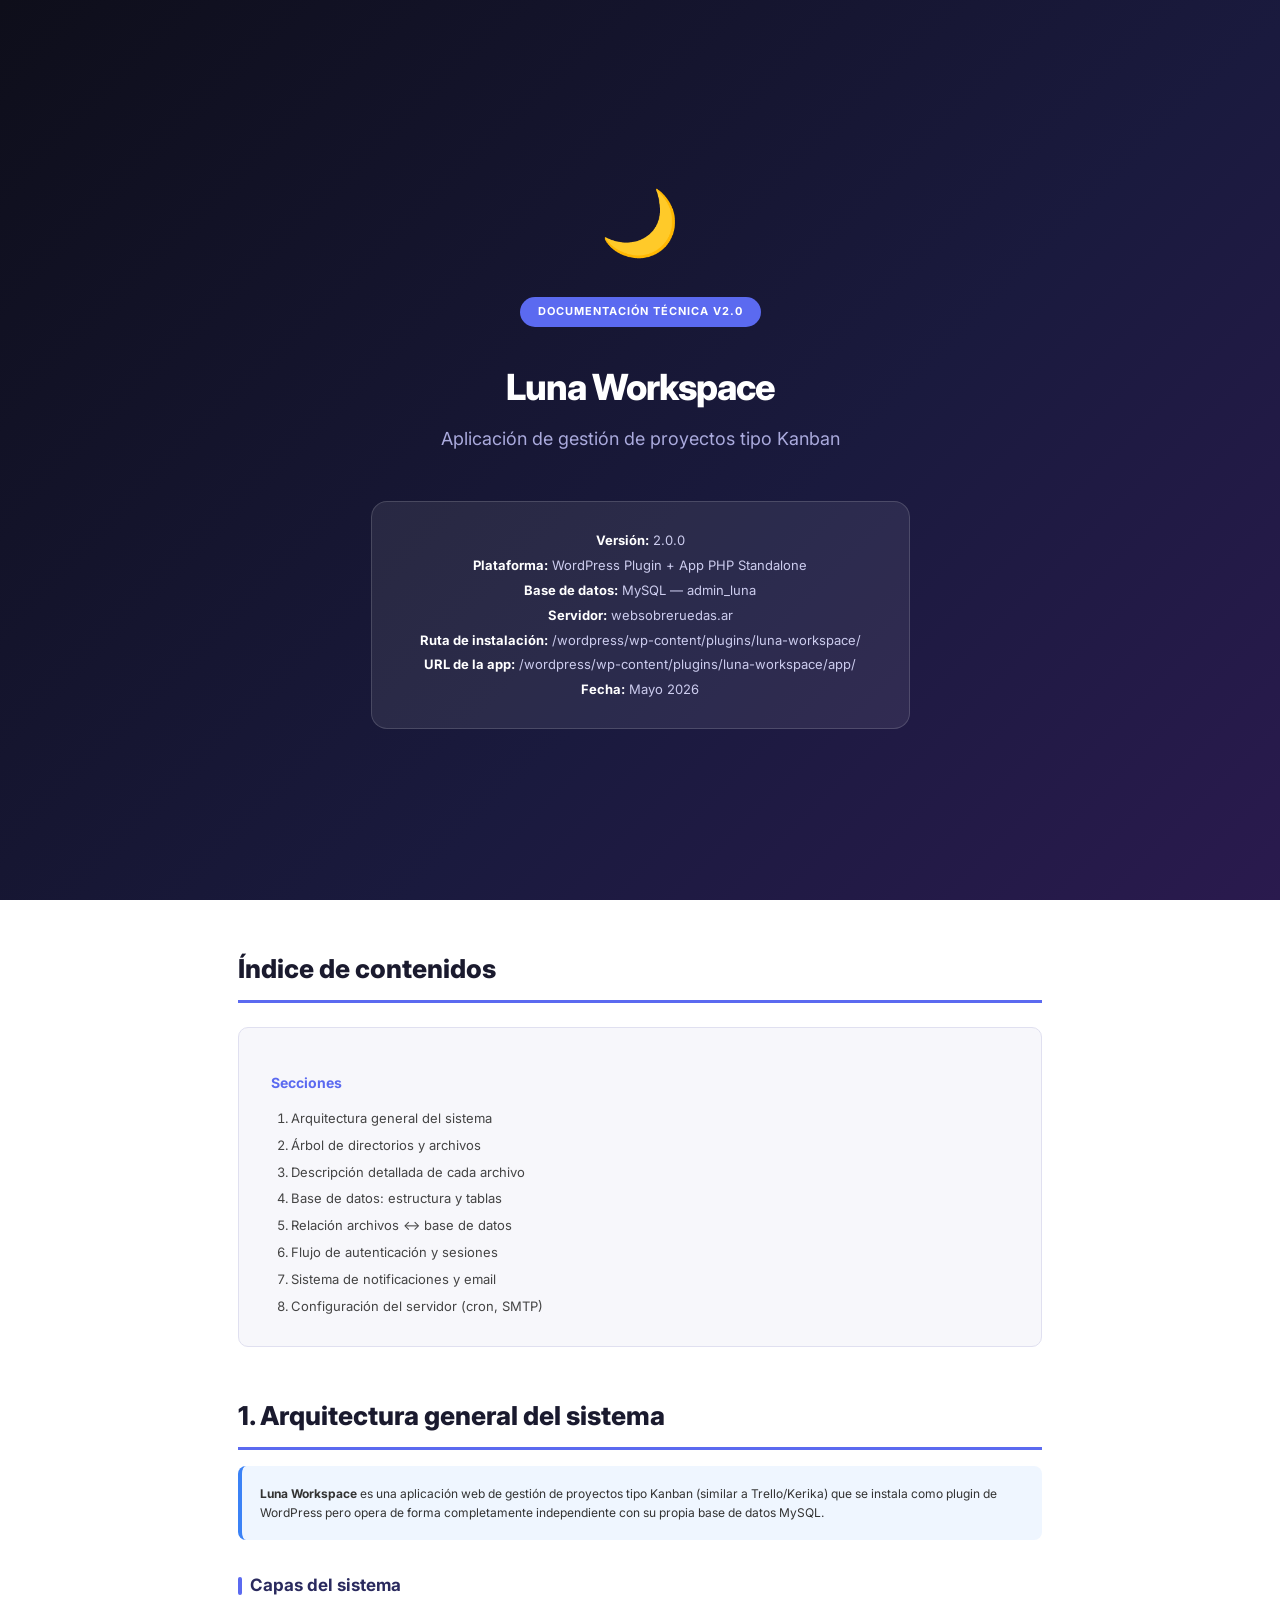
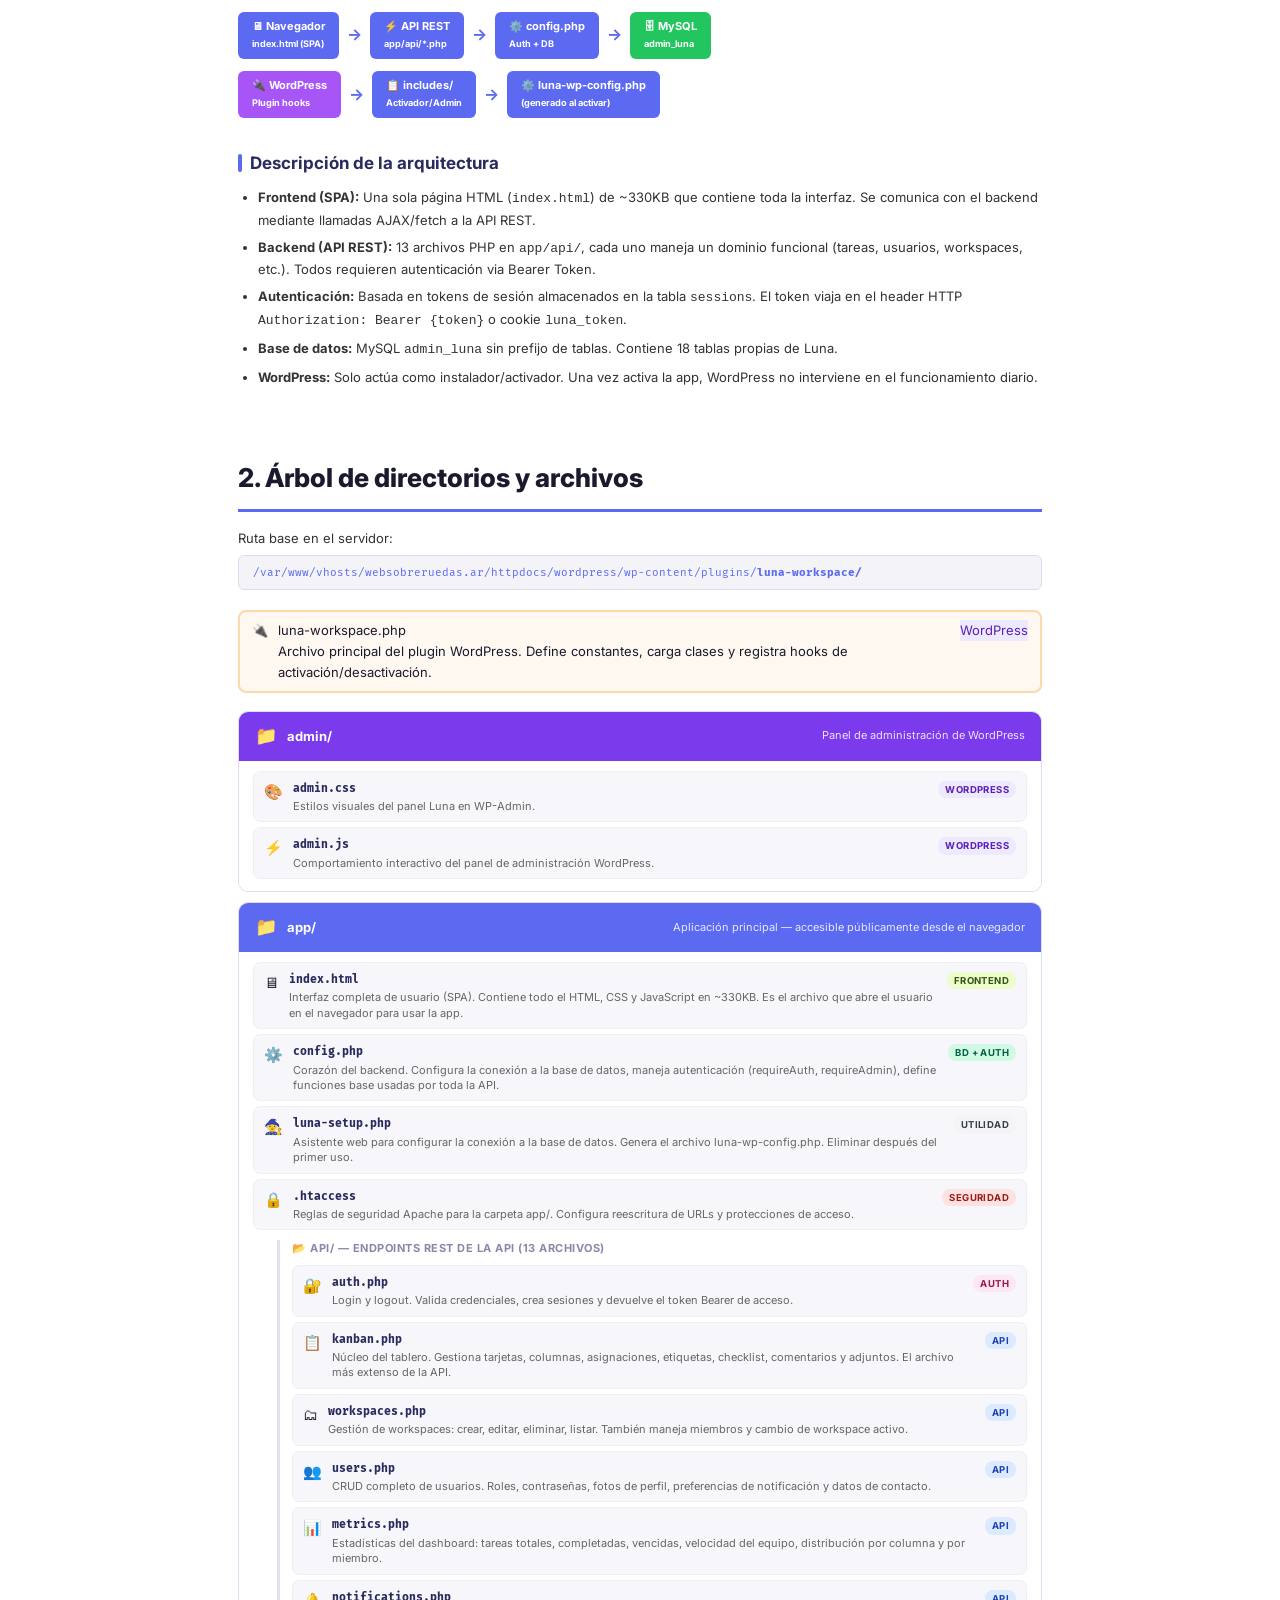
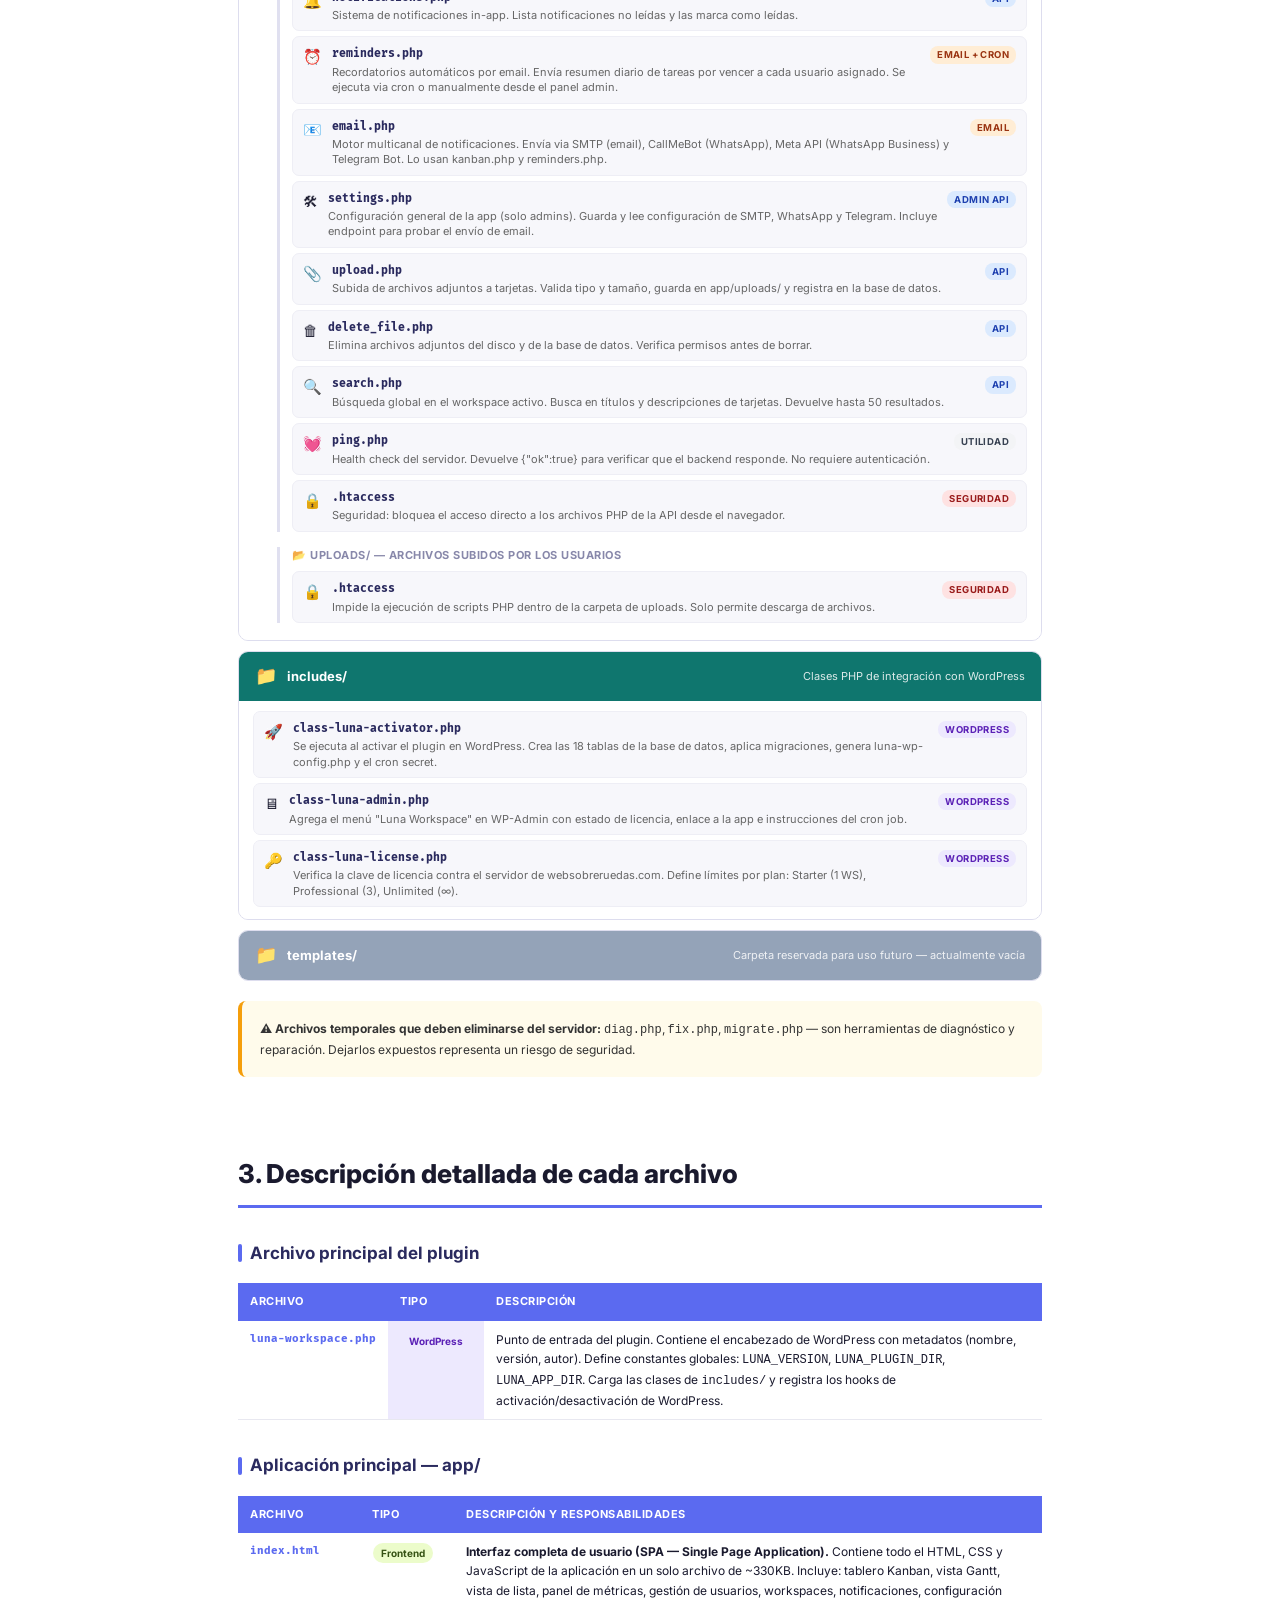
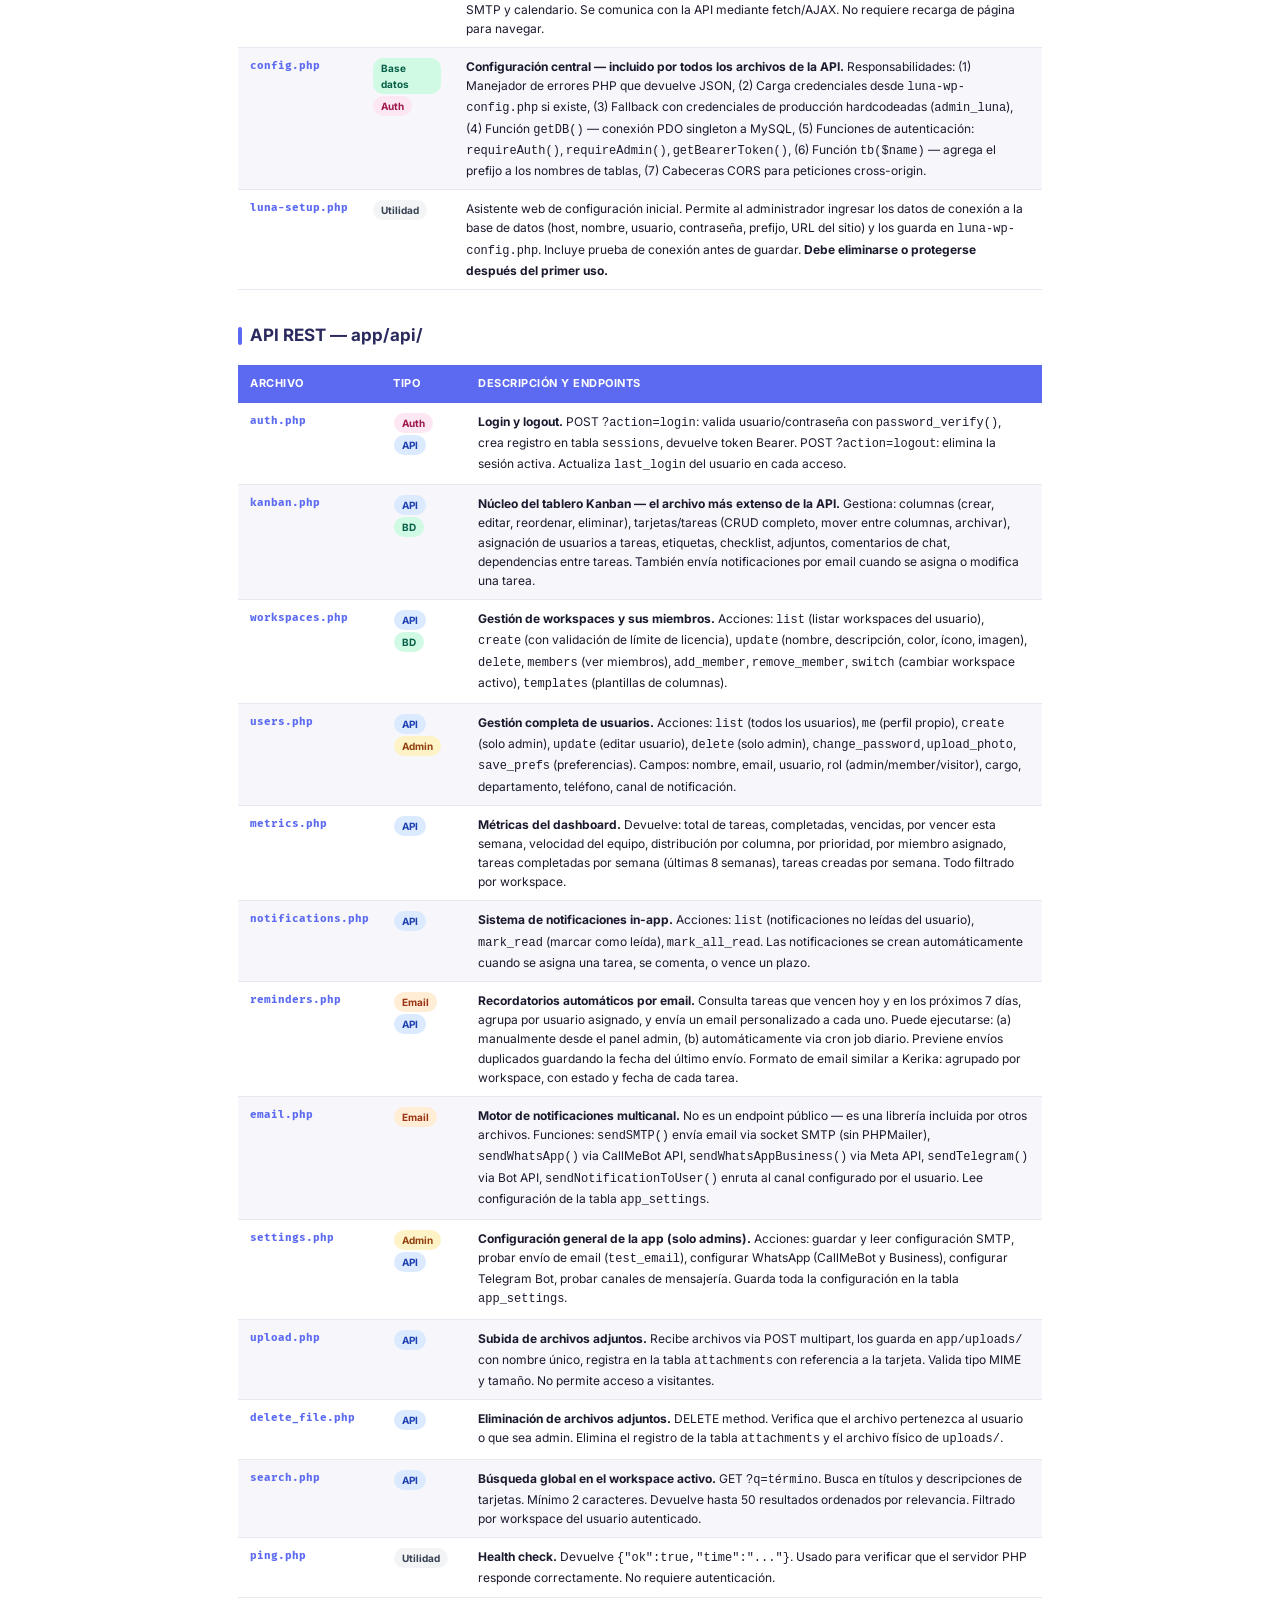
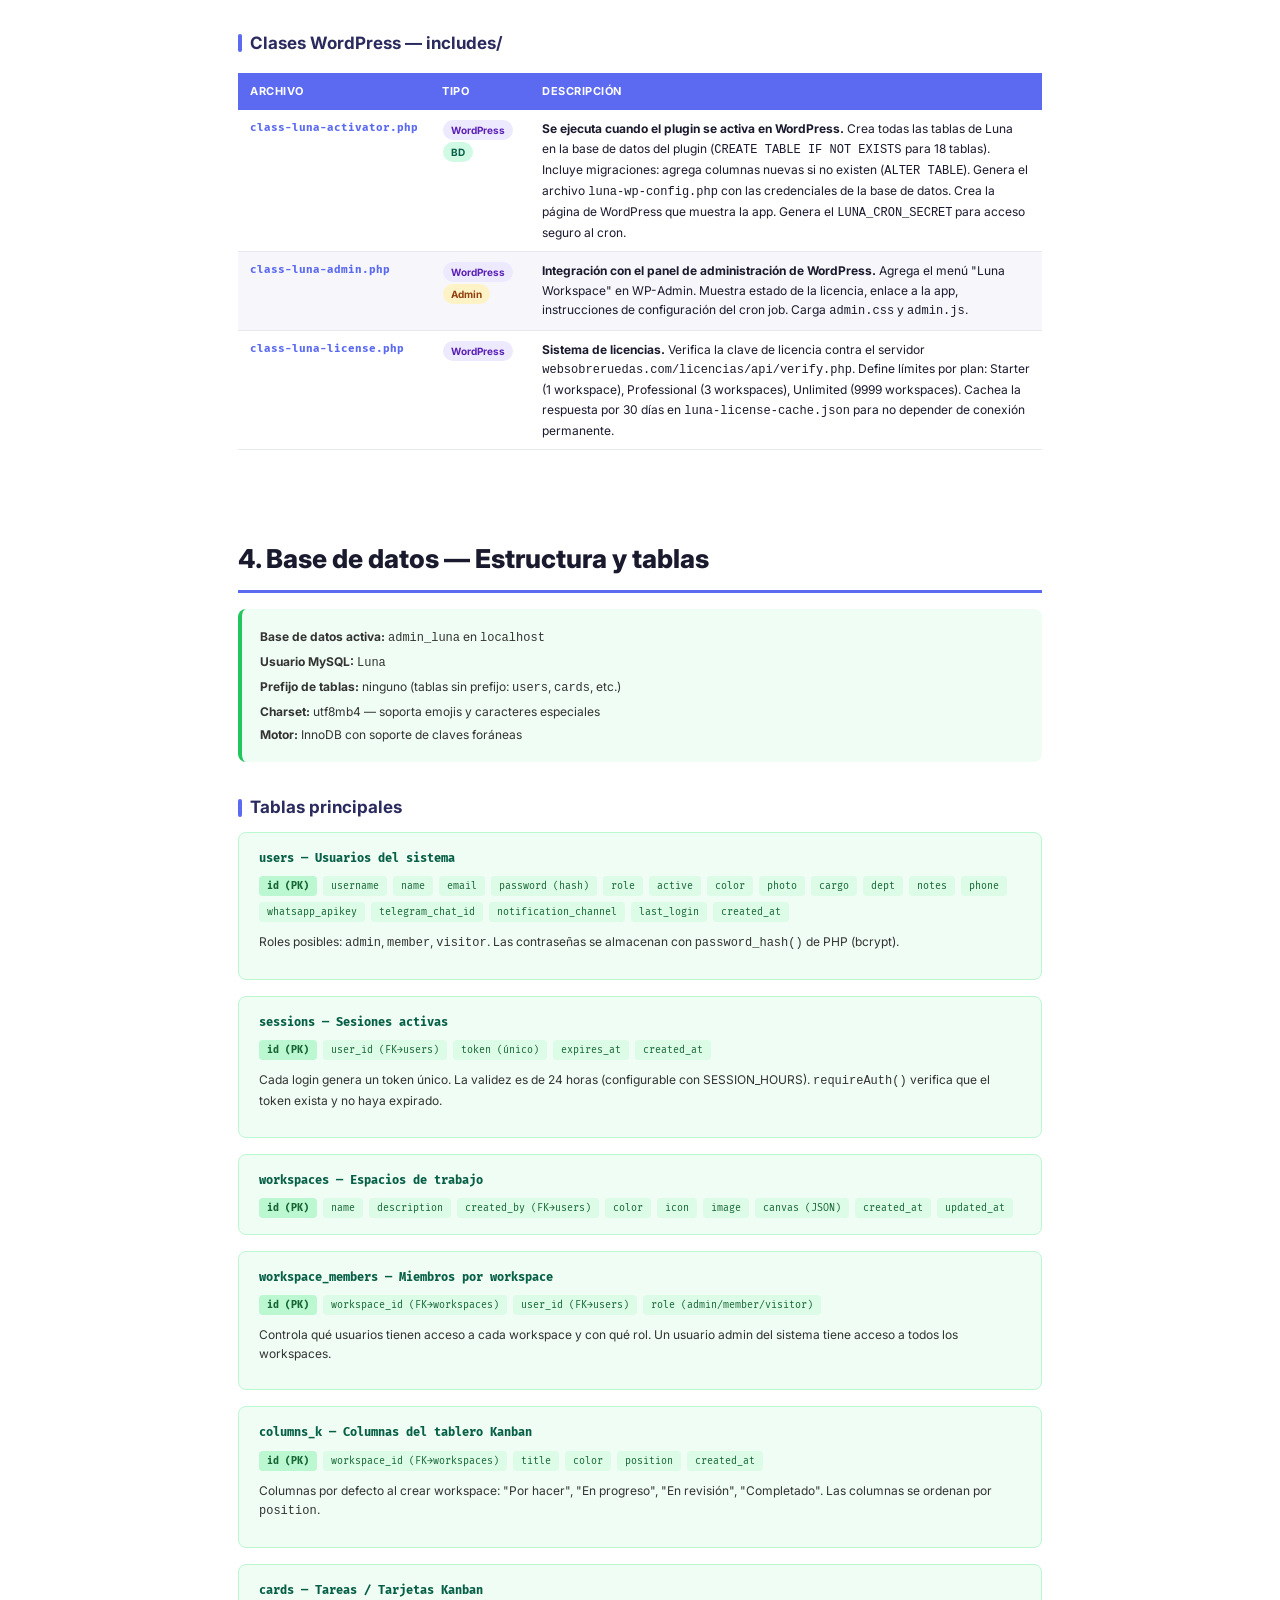
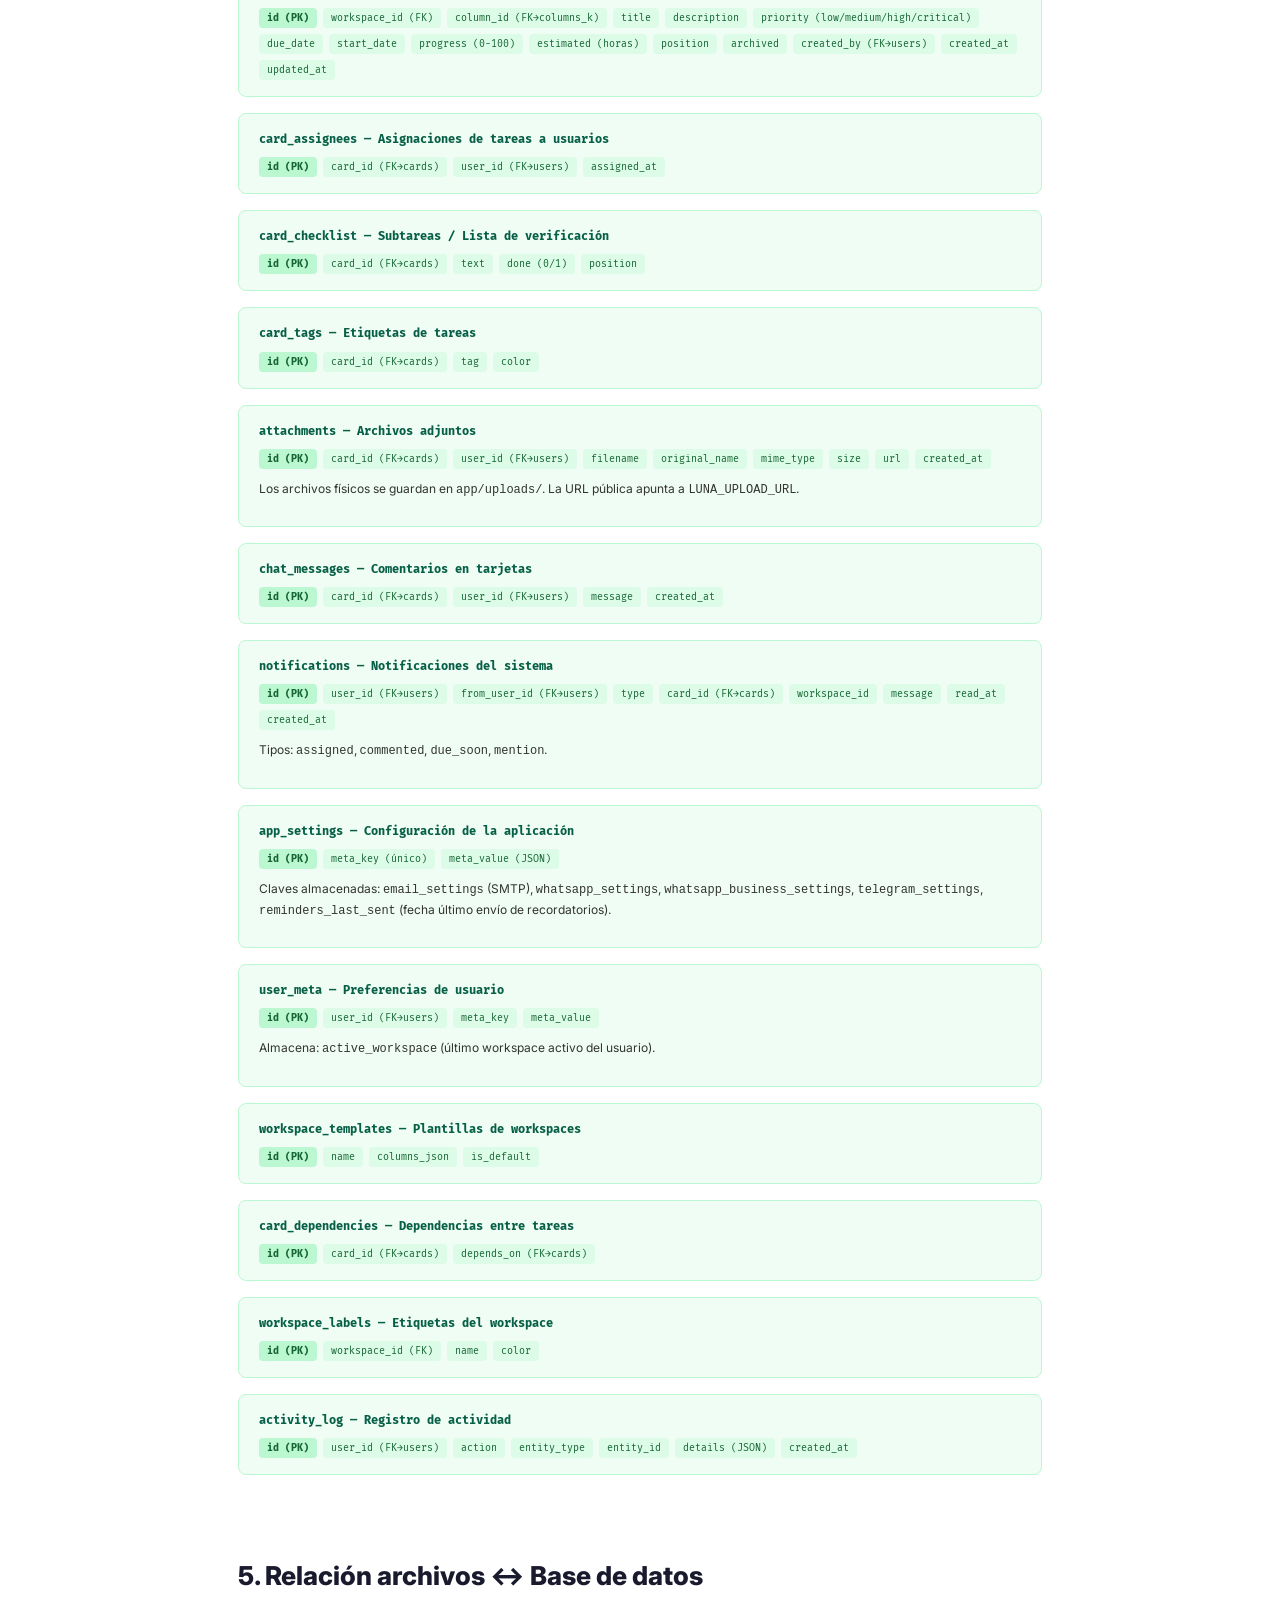
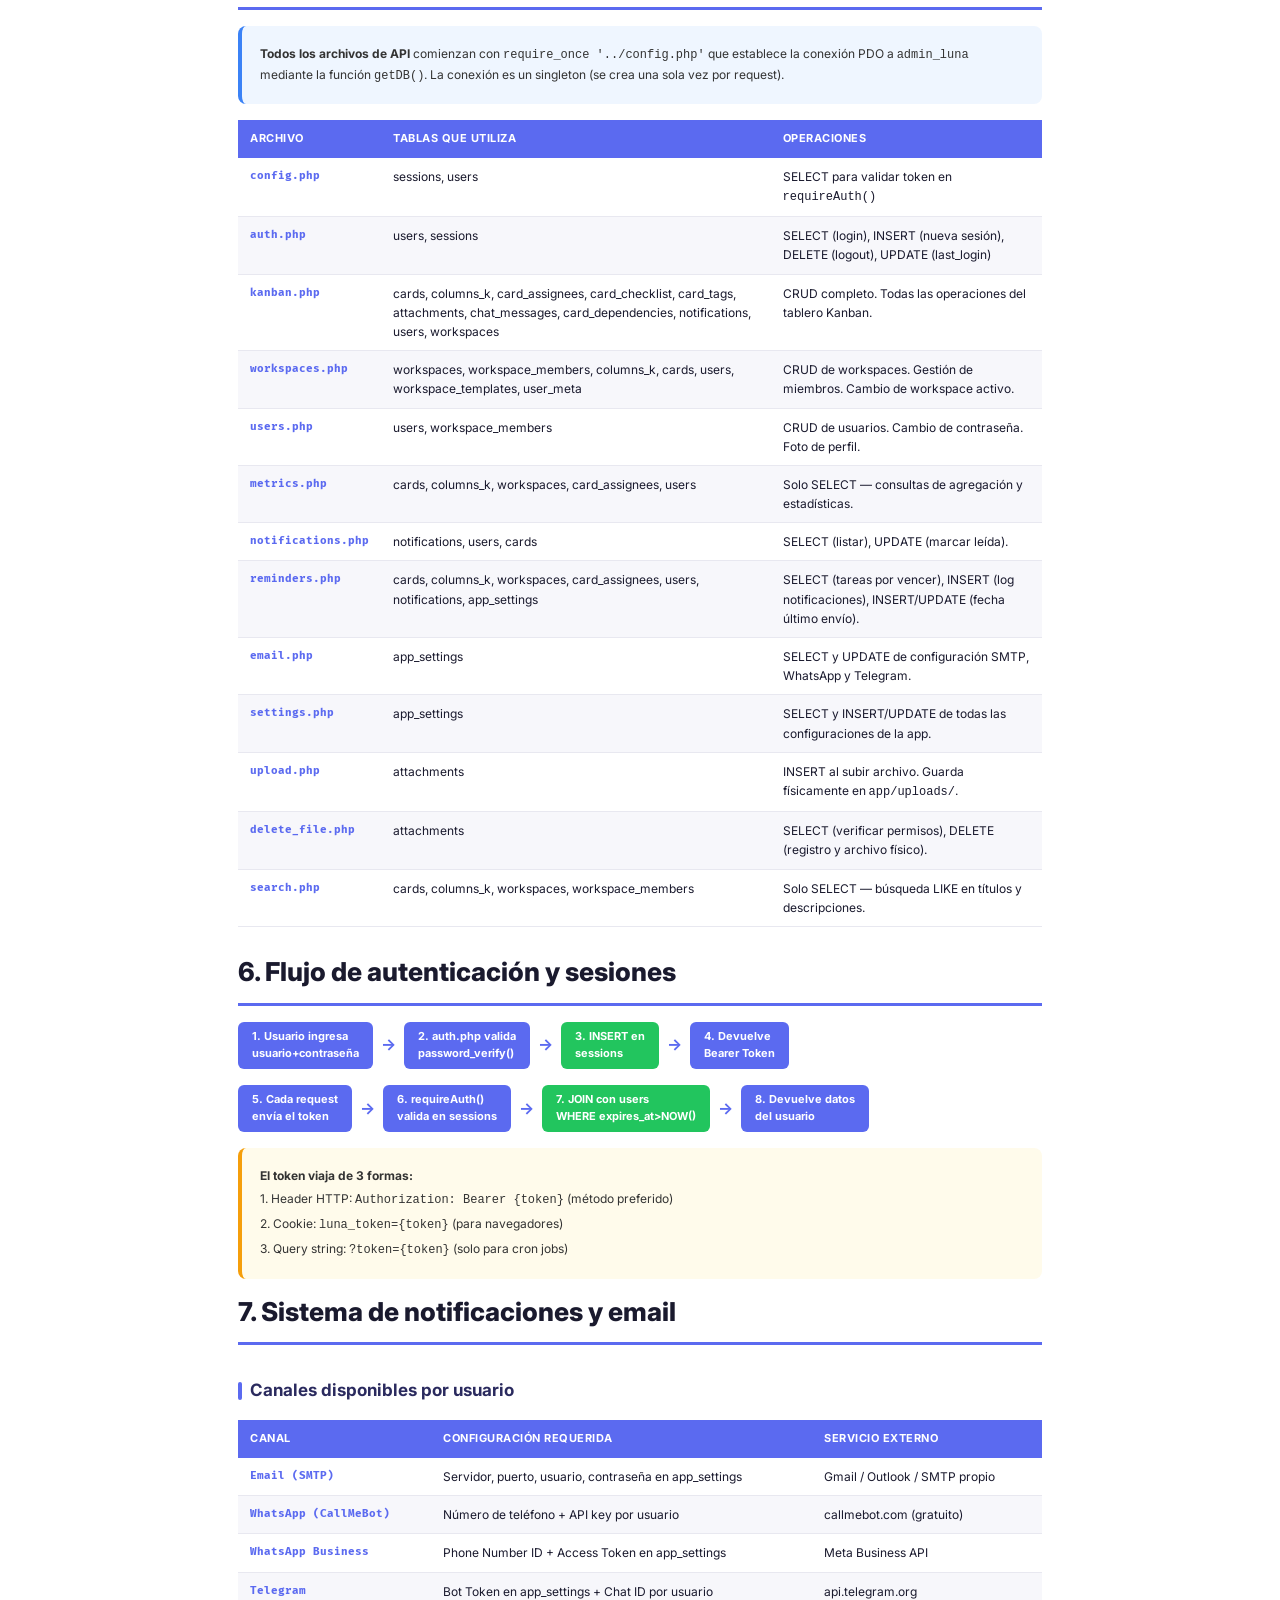
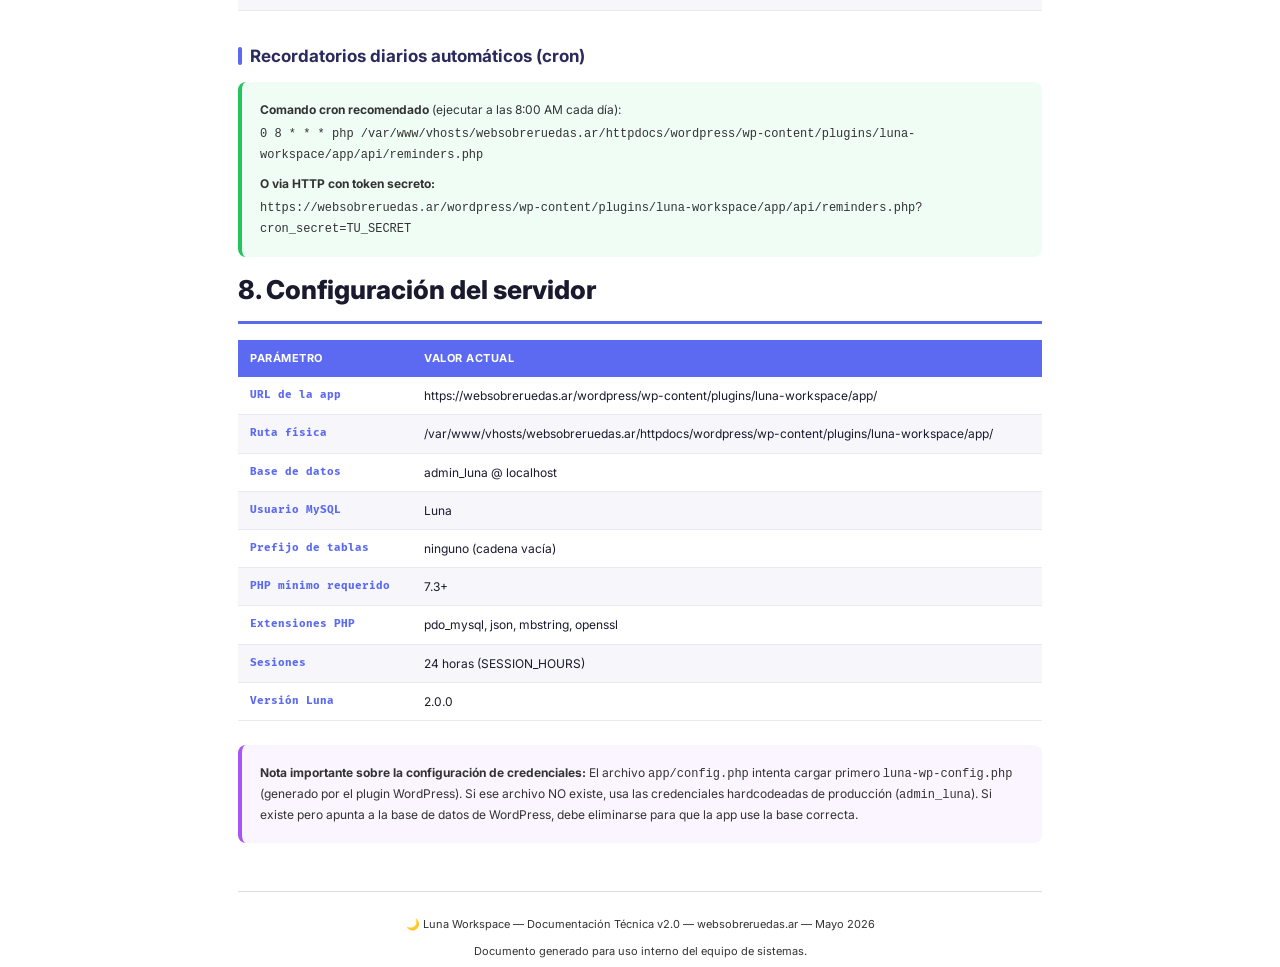
<file: luna-workspace/documentacion-luna-workspace.html>
<!DOCTYPE html>
<html lang="es">
<head>
<meta charset="UTF-8">
<meta name="viewport" content="width=device-width,initial-scale=1">
<title>Documentación Técnica — Luna Workspace</title>
<style>
  @import url('https://fonts.googleapis.com/css2?family=Inter:wght@400;600;700;800&family=Fira+Mono:wght@400;500&display=swap');
  *{box-sizing:border-box;margin:0;padding:0}
  body{font-family:'Inter',Arial,sans-serif;font-size:13px;color:#1a1a2e;background:#fff;line-height:1.6}

  /* ── PORTADA ── */
  .cover{min-height:100vh;display:flex;flex-direction:column;align-items:center;justify-content:center;background:linear-gradient(135deg,#0e0e1a 0%,#1a1a3e 60%,#2a1a4e 100%);color:#fff;text-align:center;padding:60px 40px;page-break-after:always}
  .cover-logo{font-size:64px;margin-bottom:24px}
  .cover-title{font-size:36px;font-weight:800;color:#fff;margin-bottom:8px;letter-spacing:-1px}
  .cover-sub{font-size:18px;font-weight:400;color:#aaaadd;margin-bottom:48px}
  .cover-meta{background:rgba(255,255,255,.08);border:1px solid rgba(255,255,255,.15);border-radius:16px;padding:24px 48px;display:inline-block}
  .cover-meta p{font-size:13px;color:#ccccee;margin:4px 0}
  .cover-meta strong{color:#fff}
  .cover-badge{display:inline-block;background:#5b6af0;color:#fff;padding:6px 18px;border-radius:20px;font-size:11px;font-weight:700;text-transform:uppercase;letter-spacing:1px;margin-bottom:32px}

  /* ── LAYOUT ── */
  .page{max-width:900px;margin:0 auto;padding:48px 48px 64px}
  h1{font-size:26px;font-weight:800;color:#1a1a2e;margin:48px 0 16px;padding-bottom:10px;border-bottom:3px solid #5b6af0}
  h1:first-child{margin-top:0}
  h2{font-size:17px;font-weight:700;color:#2a2a5e;margin:32px 0 10px;display:flex;align-items:center;gap:8px}
  h2::before{content:'';display:inline-block;width:4px;height:18px;background:#5b6af0;border-radius:2px;flex-shrink:0}
  h3{font-size:14px;font-weight:700;color:#5b6af0;margin:20px 0 6px}
  p{margin-bottom:10px;color:#333}

  /* ── ÁRBOL ── */
  .tree{background:#f4f4f8;border:1px solid #dde;border-radius:10px;padding:24px 28px;font-family:'Fira Mono',monospace;font-size:12px;line-height:1.8;overflow-x:auto}
  .tree .root{font-weight:700;color:#5b6af0;font-size:13px}
  .tree .dir{color:#2a2a5e;font-weight:600}
  .tree .file{color:#444}
  .tree .comment{color:#888;font-style:italic}

  /* ── TABLA DE ARCHIVOS ── */
  table{width:100%;border-collapse:collapse;margin:16px 0 24px;font-size:12px}
  thead tr{background:#5b6af0;color:#fff}
  th{padding:10px 12px;text-align:left;font-weight:700;font-size:11px;text-transform:uppercase;letter-spacing:.5px}
  tbody tr:nth-child(even){background:#f7f7fb}
  tbody tr:hover{background:#eeeef8}
  td{padding:9px 12px;border-bottom:1px solid #e8e8f0;vertical-align:top}
  td:first-child{font-family:'Fira Mono',monospace;font-size:11px;color:#5b6af0;white-space:nowrap;font-weight:600}
  td.badge{white-space:nowrap}

  /* ── BADGES ── */
  .badge{display:inline-block;padding:2px 8px;border-radius:10px;font-size:10px;font-weight:700;margin:1px}
  .badge-api{background:#dbeafe;color:#1e40af}
  .badge-auth{background:#fce7f3;color:#9d174d}
  .badge-admin{background:#fef3c7;color:#92400e}
  .badge-db{background:#d1fae5;color:#065f46}
  .badge-wp{background:#ede9fe;color:#5b21b6}
  .badge-util{background:#f3f4f6;color:#374151}
  .badge-email{background:#ffedd5;color:#9a3412}
  .badge-front{background:#ecfccb;color:#365314}

  /* ── TABLAS DB ── */
  .db-table{background:#f0fdf4;border:1px solid #bbf7d0;border-radius:8px;padding:16px 20px;margin:8px 0 16px}
  .db-table h4{font-size:12px;font-weight:700;color:#065f46;margin-bottom:8px;font-family:'Fira Mono',monospace}
  .db-table ul{padding-left:18px;color:#333}
  .db-table ul li{margin:3px 0;font-size:12px}
  .db-cols{display:flex;flex-wrap:wrap;gap:6px;margin-top:6px}
  .col-tag{background:#dcfce7;color:#166534;padding:2px 8px;border-radius:4px;font-size:10px;font-family:'Fira Mono',monospace}
  .col-tag.pk{background:#bbf7d0;font-weight:700}

  /* ── INFO BOXES ── */
  .info-box{border-radius:8px;padding:14px 18px;margin:12px 0}
  .info-box.blue{background:#eff6ff;border-left:4px solid #3b82f6}
  .info-box.green{background:#f0fdf4;border-left:4px solid #22c55e}
  .info-box.amber{background:#fffbeb;border-left:4px solid #f59e0b}
  .info-box.purple{background:#faf5ff;border-left:4px solid #a855f7}
  .info-box strong{font-weight:700}
  .info-box p{margin:4px 0;font-size:12px}

  /* ── FLUJO ── */
  .flow{display:flex;align-items:center;gap:8px;flex-wrap:wrap;margin:12px 0}
  .flow-step{background:#5b6af0;color:#fff;padding:6px 14px;border-radius:6px;font-size:11px;font-weight:700}
  .flow-arrow{color:#5b6af0;font-size:16px;font-weight:700}
  .flow-step.db{background:#22c55e}
  .flow-step.wp{background:#a855f7}
  .flow-step.ext{background:#f59e0b}

  /* ── PAGE BREAK ── */
  .break{page-break-before:always;padding-top:0}
  .break h1{margin-top:0}

  /* ── TOC ── */
  .toc{background:#f7f7fb;border:1px solid #e0e0f0;border-radius:10px;padding:24px 32px;margin:24px 0}
  .toc h3{font-size:14px;font-weight:700;color:#5b6af0;margin-bottom:14px;display:block}
  .toc ol{padding-left:20px}
  .toc li{margin:6px 0;font-size:13px;color:#444}
  .toc li a{color:#5b6af0;text-decoration:none}
  .toc li a:hover{text-decoration:underline}

  /* ── PRINT ── */
  @media print{
    body{font-size:11px}
    .cover{-webkit-print-color-adjust:exact;print-color-adjust:exact}
    .tree,.db-table,.info-box{-webkit-print-color-adjust:exact;print-color-adjust:exact}
    thead tr{-webkit-print-color-adjust:exact;print-color-adjust:exact}
    a{color:inherit;text-decoration:none}
    .break{page-break-before:always}
  }
</style>
</head>
<body>

<!-- ══════════════════════════════════════════════════════ -->
<!--  PORTADA                                              -->
<!-- ══════════════════════════════════════════════════════ -->
<div class="cover">
  <div class="cover-logo">🌙</div>
  <div class="cover-badge">Documentación Técnica v2.0</div>
  <div class="cover-title">Luna Workspace</div>
  <div class="cover-sub">Aplicación de gestión de proyectos tipo Kanban</div>
  <div class="cover-meta">
    <p><strong>Versión:</strong> 2.0.0</p>
    <p><strong>Plataforma:</strong> WordPress Plugin + App PHP Standalone</p>
    <p><strong>Base de datos:</strong> MySQL — admin_luna</p>
    <p><strong>Servidor:</strong> websobreruedas.ar</p>
    <p><strong>Ruta de instalación:</strong> /wordpress/wp-content/plugins/luna-workspace/</p>
    <p><strong>URL de la app:</strong> /wordpress/wp-content/plugins/luna-workspace/app/</p>
    <p><strong>Fecha:</strong> Mayo 2026</p>
  </div>
</div>

<!-- ══════════════════════════════════════════════════════ -->
<!--  PÁGINA 2: ÍNDICE + ARQUITECTURA                      -->
<!-- ══════════════════════════════════════════════════════ -->
<div class="page">

<h1>Índice de contenidos</h1>
<div class="toc">
  <h3>Secciones</h3>
  <ol>
    <li>Arquitectura general del sistema</li>
    <li>Árbol de directorios y archivos</li>
    <li>Descripción detallada de cada archivo</li>
    <li>Base de datos: estructura y tablas</li>
    <li>Relación archivos ↔ base de datos</li>
    <li>Flujo de autenticación y sesiones</li>
    <li>Sistema de notificaciones y email</li>
    <li>Configuración del servidor (cron, SMTP)</li>
  </ol>
</div>

<h1>1. Arquitectura general del sistema</h1>

<div class="info-box blue">
  <p><strong>Luna Workspace</strong> es una aplicación web de gestión de proyectos tipo Kanban (similar a Trello/Kerika) que se instala como plugin de WordPress pero opera de forma completamente independiente con su propia base de datos MySQL.</p>
</div>

<h2>Capas del sistema</h2>

<div class="flow">
  <div class="flow-step front">🖥 Navegador<br><small>index.html (SPA)</small></div>
  <div class="flow-arrow">→</div>
  <div class="flow-step">⚡ API REST<br><small>app/api/*.php</small></div>
  <div class="flow-arrow">→</div>
  <div class="flow-step">⚙️ config.php<br><small>Auth + DB</small></div>
  <div class="flow-arrow">→</div>
  <div class="flow-step db">🗄 MySQL<br><small>admin_luna</small></div>
</div>

<div class="flow">
  <div class="flow-step wp">🔌 WordPress<br><small>Plugin hooks</small></div>
  <div class="flow-arrow">→</div>
  <div class="flow-step">📋 includes/<br><small>Activador/Admin</small></div>
  <div class="flow-arrow">→</div>
  <div class="flow-step">⚙️ luna-wp-config.php<br><small>(generado al activar)</small></div>
</div>

<h2>Descripción de la arquitectura</h2>
<ul style="padding-left:20px;color:#333;font-size:13px">
  <li style="margin:6px 0"><strong>Frontend (SPA):</strong> Una sola página HTML (<code>index.html</code>) de ~330KB que contiene toda la interfaz. Se comunica con el backend mediante llamadas AJAX/fetch a la API REST.</li>
  <li style="margin:6px 0"><strong>Backend (API REST):</strong> 13 archivos PHP en <code>app/api/</code>, cada uno maneja un dominio funcional (tareas, usuarios, workspaces, etc.). Todos requieren autenticación via Bearer Token.</li>
  <li style="margin:6px 0"><strong>Autenticación:</strong> Basada en tokens de sesión almacenados en la tabla <code>sessions</code>. El token viaja en el header HTTP <code>Authorization: Bearer {token}</code> o cookie <code>luna_token</code>.</li>
  <li style="margin:6px 0"><strong>Base de datos:</strong> MySQL <code>admin_luna</code> sin prefijo de tablas. Contiene 18 tablas propias de Luna.</li>
  <li style="margin:6px 0"><strong>WordPress:</strong> Solo actúa como instalador/activador. Una vez activa la app, WordPress no interviene en el funcionamiento diario.</li>
</ul>

</div>

<!-- ══════════════════════════════════════════════════════ -->
<!--  PÁGINA 3: ÁRBOL DE DIRECTORIOS                       -->
<!-- ══════════════════════════════════════════════════════ -->
<div class="page break">
<h1>2. Árbol de directorios y archivos</h1>
<p style="margin-bottom:6px">Ruta base en el servidor:</p>
<p style="background:#f4f4f8;border:1px solid #dde;border-radius:6px;padding:8px 14px;font-family:'Fira Mono',monospace;font-size:11px;color:#5b6af0;margin-bottom:20px">/var/www/vhosts/websobreruedas.ar/httpdocs/wordpress/wp-content/plugins/<strong>luna-workspace/</strong></p>

<style>
.vtree{display:flex;flex-direction:column;gap:10px}
.vfolder{border-radius:10px;overflow:hidden;border:1px solid #dde}
.vfolder-header{display:flex;align-items:center;gap:10px;padding:10px 16px;font-weight:700;font-size:13px;color:#fff}
.vfolder-header .ficon{font-size:18px;flex-shrink:0}
.vfolder-header .fname{flex:1}
.vfolder-header .fdesc{font-size:11px;font-weight:400;opacity:.85}
.vfolder-body{padding:10px 14px 12px;display:flex;flex-direction:column;gap:5px;background:#fff}
.vfile{display:flex;align-items:flex-start;gap:10px;padding:7px 10px;border-radius:7px;background:#f7f7fb;border:1px solid #eeeef5;transition:.15s}
.vfile:hover{background:#f0f0fa;border-color:#d0d0ee}
.vfile .ftype{font-size:15px;flex-shrink:0;margin-top:1px}
.vfile .finfo{flex:1;min-width:0}
.vfile .fn{font-family:'Fira Mono',monospace;font-size:11.5px;font-weight:600;color:#2a2a5e;margin-bottom:2px}
.vfile .fd{font-size:11px;color:#666;line-height:1.4}
.vfile .ftag{display:inline-block;padding:1px 7px;border-radius:8px;font-size:9.5px;font-weight:700;text-transform:uppercase;letter-spacing:.4px;flex-shrink:0;margin-top:2px}
.tag-api{background:#dbeafe;color:#1e40af}
.tag-auth{background:#fce7f3;color:#9d174d}
.tag-db{background:#d1fae5;color:#065f46}
.tag-wp{background:#ede9fe;color:#5b21b6}
.tag-util{background:#f3f4f6;color:#374151}
.tag-email{background:#ffedd5;color:#9a3412}
.tag-front{background:#ecfccb;color:#365314}
.tag-sec{background:#fee2e2;color:#991b1b}
.subfolder{margin-left:24px;border-left:3px solid #e0e0f0;padding-left:12px;display:flex;flex-direction:column;gap:5px;margin-top:5px;margin-bottom:5px}
.subfolder-label{font-size:11px;font-weight:700;color:#8888aa;text-transform:uppercase;letter-spacing:.5px;margin-bottom:2px;display:flex;align-items:center;gap:5px}
.root-file{display:flex;align-items:flex-start;gap:10px;padding:8px 12px;border-radius:8px;background:#fff8f0;border:2px solid #fed7aa;margin-bottom:8px}
</style>

<div class="vtree">

  <!-- RAÍZ: archivo principal -->
  <div class="root-file">
    <span class="ftype">🔌</span>
    <div class="finfo">
      <div class="fn">luna-workspace.php</div>
      <div class="fd">Archivo principal del plugin WordPress. Define constantes, carga clases y registra hooks de activación/desactivación.</div>
    </div>
    <span class="ftag tag-wp">WordPress</span>
  </div>

  <!-- CARPETA: admin/ -->
  <div class="vfolder">
    <div class="vfolder-header" style="background:#7c3aed">
      <span class="ficon">📁</span>
      <span class="fname">admin/</span>
      <span class="fdesc">Panel de administración de WordPress</span>
    </div>
    <div class="vfolder-body">
      <div class="vfile">
        <span class="ftype">🎨</span>
        <div class="finfo">
          <div class="fn">admin.css</div>
          <div class="fd">Estilos visuales del panel Luna en WP-Admin.</div>
        </div>
        <span class="ftag tag-wp">WordPress</span>
      </div>
      <div class="vfile">
        <span class="ftype">⚡</span>
        <div class="finfo">
          <div class="fn">admin.js</div>
          <div class="fd">Comportamiento interactivo del panel de administración WordPress.</div>
        </div>
        <span class="ftag tag-wp">WordPress</span>
      </div>
    </div>
  </div>

  <!-- CARPETA: app/ -->
  <div class="vfolder">
    <div class="vfolder-header" style="background:#5b6af0">
      <span class="ficon">📁</span>
      <span class="fname">app/</span>
      <span class="fdesc">Aplicación principal — accesible públicamente desde el navegador</span>
    </div>
    <div class="vfolder-body">

      <div class="vfile">
        <span class="ftype">🖥</span>
        <div class="finfo">
          <div class="fn">index.html</div>
          <div class="fd">Interfaz completa de usuario (SPA). Contiene todo el HTML, CSS y JavaScript en ~330KB. Es el archivo que abre el usuario en el navegador para usar la app.</div>
        </div>
        <span class="ftag tag-front">Frontend</span>
      </div>

      <div class="vfile">
        <span class="ftype">⚙️</span>
        <div class="finfo">
          <div class="fn">config.php</div>
          <div class="fd">Corazón del backend. Configura la conexión a la base de datos, maneja autenticación (requireAuth, requireAdmin), define funciones base usadas por toda la API.</div>
        </div>
        <span class="ftag tag-db">BD + Auth</span>
      </div>

      <div class="vfile">
        <span class="ftype">🧙</span>
        <div class="finfo">
          <div class="fn">luna-setup.php</div>
          <div class="fd">Asistente web para configurar la conexión a la base de datos. Genera el archivo luna-wp-config.php. Eliminar después del primer uso.</div>
        </div>
        <span class="ftag tag-util">Utilidad</span>
      </div>

      <div class="vfile">
        <span class="ftype">🔒</span>
        <div class="finfo">
          <div class="fn">.htaccess</div>
          <div class="fd">Reglas de seguridad Apache para la carpeta app/. Configura reescritura de URLs y protecciones de acceso.</div>
        </div>
        <span class="ftag tag-sec">Seguridad</span>
      </div>

      <!-- SUBCARPETA: api/ -->
      <div class="subfolder">
        <div class="subfolder-label">📂 api/ — Endpoints REST de la API (13 archivos)</div>

        <div class="vfile">
          <span class="ftype">🔐</span>
          <div class="finfo">
            <div class="fn">auth.php</div>
            <div class="fd">Login y logout. Valida credenciales, crea sesiones y devuelve el token Bearer de acceso.</div>
          </div>
          <span class="ftag tag-auth">Auth</span>
        </div>

        <div class="vfile">
          <span class="ftype">📋</span>
          <div class="finfo">
            <div class="fn">kanban.php</div>
            <div class="fd">Núcleo del tablero. Gestiona tarjetas, columnas, asignaciones, etiquetas, checklist, comentarios y adjuntos. El archivo más extenso de la API.</div>
          </div>
          <span class="ftag tag-api">API</span>
        </div>

        <div class="vfile">
          <span class="ftype">🗂</span>
          <div class="finfo">
            <div class="fn">workspaces.php</div>
            <div class="fd">Gestión de workspaces: crear, editar, eliminar, listar. También maneja miembros y cambio de workspace activo.</div>
          </div>
          <span class="ftag tag-api">API</span>
        </div>

        <div class="vfile">
          <span class="ftype">👥</span>
          <div class="finfo">
            <div class="fn">users.php</div>
            <div class="fd">CRUD completo de usuarios. Roles, contraseñas, fotos de perfil, preferencias de notificación y datos de contacto.</div>
          </div>
          <span class="ftag tag-api">API</span>
        </div>

        <div class="vfile">
          <span class="ftype">📊</span>
          <div class="finfo">
            <div class="fn">metrics.php</div>
            <div class="fd">Estadísticas del dashboard: tareas totales, completadas, vencidas, velocidad del equipo, distribución por columna y por miembro.</div>
          </div>
          <span class="ftag tag-api">API</span>
        </div>

        <div class="vfile">
          <span class="ftype">🔔</span>
          <div class="finfo">
            <div class="fn">notifications.php</div>
            <div class="fd">Sistema de notificaciones in-app. Lista notificaciones no leídas y las marca como leídas.</div>
          </div>
          <span class="ftag tag-api">API</span>
        </div>

        <div class="vfile">
          <span class="ftype">⏰</span>
          <div class="finfo">
            <div class="fn">reminders.php</div>
            <div class="fd">Recordatorios automáticos por email. Envía resumen diario de tareas por vencer a cada usuario asignado. Se ejecuta via cron o manualmente desde el panel admin.</div>
          </div>
          <span class="ftag tag-email">Email + Cron</span>
        </div>

        <div class="vfile">
          <span class="ftype">📧</span>
          <div class="finfo">
            <div class="fn">email.php</div>
            <div class="fd">Motor multicanal de notificaciones. Envía via SMTP (email), CallMeBot (WhatsApp), Meta API (WhatsApp Business) y Telegram Bot. Lo usan kanban.php y reminders.php.</div>
          </div>
          <span class="ftag tag-email">Email</span>
        </div>

        <div class="vfile">
          <span class="ftype">🛠</span>
          <div class="finfo">
            <div class="fn">settings.php</div>
            <div class="fd">Configuración general de la app (solo admins). Guarda y lee configuración de SMTP, WhatsApp y Telegram. Incluye endpoint para probar el envío de email.</div>
          </div>
          <span class="ftag tag-api">Admin API</span>
        </div>

        <div class="vfile">
          <span class="ftype">📎</span>
          <div class="finfo">
            <div class="fn">upload.php</div>
            <div class="fd">Subida de archivos adjuntos a tarjetas. Valida tipo y tamaño, guarda en app/uploads/ y registra en la base de datos.</div>
          </div>
          <span class="ftag tag-api">API</span>
        </div>

        <div class="vfile">
          <span class="ftype">🗑</span>
          <div class="finfo">
            <div class="fn">delete_file.php</div>
            <div class="fd">Elimina archivos adjuntos del disco y de la base de datos. Verifica permisos antes de borrar.</div>
          </div>
          <span class="ftag tag-api">API</span>
        </div>

        <div class="vfile">
          <span class="ftype">🔍</span>
          <div class="finfo">
            <div class="fn">search.php</div>
            <div class="fd">Búsqueda global en el workspace activo. Busca en títulos y descripciones de tarjetas. Devuelve hasta 50 resultados.</div>
          </div>
          <span class="ftag tag-api">API</span>
        </div>

        <div class="vfile">
          <span class="ftype">💓</span>
          <div class="finfo">
            <div class="fn">ping.php</div>
            <div class="fd">Health check del servidor. Devuelve {"ok":true} para verificar que el backend responde. No requiere autenticación.</div>
          </div>
          <span class="ftag tag-util">Utilidad</span>
        </div>

        <div class="vfile">
          <span class="ftype">🔒</span>
          <div class="finfo">
            <div class="fn">.htaccess</div>
            <div class="fd">Seguridad: bloquea el acceso directo a los archivos PHP de la API desde el navegador.</div>
          </div>
          <span class="ftag tag-sec">Seguridad</span>
        </div>
      </div>

      <!-- SUBCARPETA: uploads/ -->
      <div class="subfolder">
        <div class="subfolder-label">📂 uploads/ — Archivos subidos por los usuarios</div>
        <div class="vfile">
          <span class="ftype">🔒</span>
          <div class="finfo">
            <div class="fn">.htaccess</div>
            <div class="fd">Impide la ejecución de scripts PHP dentro de la carpeta de uploads. Solo permite descarga de archivos.</div>
          </div>
          <span class="ftag tag-sec">Seguridad</span>
        </div>
      </div>

    </div>
  </div>

  <!-- CARPETA: includes/ -->
  <div class="vfolder">
    <div class="vfolder-header" style="background:#0f766e">
      <span class="ficon">📁</span>
      <span class="fname">includes/</span>
      <span class="fdesc">Clases PHP de integración con WordPress</span>
    </div>
    <div class="vfolder-body">
      <div class="vfile">
        <span class="ftype">🚀</span>
        <div class="finfo">
          <div class="fn">class-luna-activator.php</div>
          <div class="fd">Se ejecuta al activar el plugin en WordPress. Crea las 18 tablas de la base de datos, aplica migraciones, genera luna-wp-config.php y el cron secret.</div>
        </div>
        <span class="ftag tag-wp">WordPress</span>
      </div>
      <div class="vfile">
        <span class="ftype">🖥</span>
        <div class="finfo">
          <div class="fn">class-luna-admin.php</div>
          <div class="fd">Agrega el menú "Luna Workspace" en WP-Admin con estado de licencia, enlace a la app e instrucciones del cron job.</div>
        </div>
        <span class="ftag tag-wp">WordPress</span>
      </div>
      <div class="vfile">
        <span class="ftype">🔑</span>
        <div class="finfo">
          <div class="fn">class-luna-license.php</div>
          <div class="fd">Verifica la clave de licencia contra el servidor de websobreruedas.com. Define límites por plan: Starter (1 WS), Professional (3), Unlimited (∞).</div>
        </div>
        <span class="ftag tag-wp">WordPress</span>
      </div>
    </div>
  </div>

  <!-- CARPETA: templates/ -->
  <div class="vfolder">
    <div class="vfolder-header" style="background:#94a3b8">
      <span class="ficon">📁</span>
      <span class="fname">templates/</span>
      <span class="fdesc">Carpeta reservada para uso futuro — actualmente vacía</span>
    </div>
  </div>

</div>

<div class="info-box amber" style="margin-top:20px">
  <p><strong>⚠ Archivos temporales que deben eliminarse del servidor:</strong> <code>diag.php</code>, <code>fix.php</code>, <code>migrate.php</code> — son herramientas de diagnóstico y reparación. Dejarlos expuestos representa un riesgo de seguridad.</p>
</div>
</div>

<!-- ══════════════════════════════════════════════════════ -->
<!--  PÁGINA 4: DESCRIPCIÓN DE ARCHIVOS                    -->
<!-- ══════════════════════════════════════════════════════ -->
<div class="page break">
<h1>3. Descripción detallada de cada archivo</h1>

<h2>Archivo principal del plugin</h2>

<table>
  <thead><tr><th>Archivo</th><th>Tipo</th><th>Descripción</th></tr></thead>
  <tbody>
    <tr>
      <td>luna-workspace.php</td>
      <td class="badge-wp"><span class="badge badge-wp">WordPress</span></td>
      <td>Punto de entrada del plugin. Contiene el encabezado de WordPress con metadatos (nombre, versión, autor). Define constantes globales: <code>LUNA_VERSION</code>, <code>LUNA_PLUGIN_DIR</code>, <code>LUNA_APP_DIR</code>. Carga las clases de <code>includes/</code> y registra los hooks de activación/desactivación de WordPress.</td>
    </tr>
  </tbody>
</table>

<h2>Aplicación principal — app/</h2>

<table>
  <thead><tr><th>Archivo</th><th>Tipo</th><th>Descripción y responsabilidades</th></tr></thead>
  <tbody>
    <tr>
      <td>index.html</td>
      <td><span class="badge badge-front">Frontend</span></td>
      <td><strong>Interfaz completa de usuario (SPA — Single Page Application).</strong> Contiene todo el HTML, CSS y JavaScript de la aplicación en un solo archivo de ~330KB. Incluye: tablero Kanban, vista Gantt, vista de lista, panel de métricas, gestión de usuarios, workspaces, notificaciones, configuración SMTP y calendario. Se comunica con la API mediante fetch/AJAX. No requiere recarga de página para navegar.</td>
    </tr>
    <tr>
      <td>config.php</td>
      <td><span class="badge badge-db">Base datos</span> <span class="badge badge-auth">Auth</span></td>
      <td><strong>Configuración central — incluido por todos los archivos de la API.</strong> Responsabilidades: (1) Manejador de errores PHP que devuelve JSON, (2) Carga credenciales desde <code>luna-wp-config.php</code> si existe, (3) Fallback con credenciales de producción hardcodeadas (<code>admin_luna</code>), (4) Función <code>getDB()</code> — conexión PDO singleton a MySQL, (5) Funciones de autenticación: <code>requireAuth()</code>, <code>requireAdmin()</code>, <code>getBearerToken()</code>, (6) Función <code>tb($name)</code> — agrega el prefijo a los nombres de tablas, (7) Cabeceras CORS para peticiones cross-origin.</td>
    </tr>
    <tr>
      <td>luna-setup.php</td>
      <td><span class="badge badge-util">Utilidad</span></td>
      <td>Asistente web de configuración inicial. Permite al administrador ingresar los datos de conexión a la base de datos (host, nombre, usuario, contraseña, prefijo, URL del sitio) y los guarda en <code>luna-wp-config.php</code>. Incluye prueba de conexión antes de guardar. <strong>Debe eliminarse o protegerse después del primer uso.</strong></td>
    </tr>
  </tbody>
</table>

<h2>API REST — app/api/</h2>

<table>
  <thead><tr><th>Archivo</th><th>Tipo</th><th>Descripción y endpoints</th></tr></thead>
  <tbody>
    <tr>
      <td>auth.php</td>
      <td><span class="badge badge-auth">Auth</span> <span class="badge badge-api">API</span></td>
      <td><strong>Login y logout.</strong> POST <code>?action=login</code>: valida usuario/contraseña con <code>password_verify()</code>, crea registro en tabla <code>sessions</code>, devuelve token Bearer. POST <code>?action=logout</code>: elimina la sesión activa. Actualiza <code>last_login</code> del usuario en cada acceso.</td>
    </tr>
    <tr>
      <td>kanban.php</td>
      <td><span class="badge badge-api">API</span> <span class="badge badge-db">BD</span></td>
      <td><strong>Núcleo del tablero Kanban — el archivo más extenso de la API.</strong> Gestiona: columnas (crear, editar, reordenar, eliminar), tarjetas/tareas (CRUD completo, mover entre columnas, archivar), asignación de usuarios a tareas, etiquetas, checklist, adjuntos, comentarios de chat, dependencias entre tareas. También envía notificaciones por email cuando se asigna o modifica una tarea.</td>
    </tr>
    <tr>
      <td>workspaces.php</td>
      <td><span class="badge badge-api">API</span> <span class="badge badge-db">BD</span></td>
      <td><strong>Gestión de workspaces y sus miembros.</strong> Acciones: <code>list</code> (listar workspaces del usuario), <code>create</code> (con validación de límite de licencia), <code>update</code> (nombre, descripción, color, ícono, imagen), <code>delete</code>, <code>members</code> (ver miembros), <code>add_member</code>, <code>remove_member</code>, <code>switch</code> (cambiar workspace activo), <code>templates</code> (plantillas de columnas).</td>
    </tr>
    <tr>
      <td>users.php</td>
      <td><span class="badge badge-api">API</span> <span class="badge badge-admin">Admin</span></td>
      <td><strong>Gestión completa de usuarios.</strong> Acciones: <code>list</code> (todos los usuarios), <code>me</code> (perfil propio), <code>create</code> (solo admin), <code>update</code> (editar usuario), <code>delete</code> (solo admin), <code>change_password</code>, <code>upload_photo</code>, <code>save_prefs</code> (preferencias). Campos: nombre, email, usuario, rol (admin/member/visitor), cargo, departamento, teléfono, canal de notificación.</td>
    </tr>
    <tr>
      <td>metrics.php</td>
      <td><span class="badge badge-api">API</span></td>
      <td><strong>Métricas del dashboard.</strong> Devuelve: total de tareas, completadas, vencidas, por vencer esta semana, velocidad del equipo, distribución por columna, por prioridad, por miembro asignado, tareas completadas por semana (últimas 8 semanas), tareas creadas por semana. Todo filtrado por workspace.</td>
    </tr>
    <tr>
      <td>notifications.php</td>
      <td><span class="badge badge-api">API</span></td>
      <td><strong>Sistema de notificaciones in-app.</strong> Acciones: <code>list</code> (notificaciones no leídas del usuario), <code>mark_read</code> (marcar como leída), <code>mark_all_read</code>. Las notificaciones se crean automáticamente cuando se asigna una tarea, se comenta, o vence un plazo.</td>
    </tr>
    <tr>
      <td>reminders.php</td>
      <td><span class="badge badge-email">Email</span> <span class="badge badge-api">API</span></td>
      <td><strong>Recordatorios automáticos por email.</strong> Consulta tareas que vencen hoy y en los próximos 7 días, agrupa por usuario asignado, y envía un email personalizado a cada uno. Puede ejecutarse: (a) manualmente desde el panel admin, (b) automáticamente via cron job diario. Previene envíos duplicados guardando la fecha del último envío. Formato de email similar a Kerika: agrupado por workspace, con estado y fecha de cada tarea.</td>
    </tr>
    <tr>
      <td>email.php</td>
      <td><span class="badge badge-email">Email</span></td>
      <td><strong>Motor de notificaciones multicanal.</strong> No es un endpoint público — es una librería incluida por otros archivos. Funciones: <code>sendSMTP()</code> envía email via socket SMTP (sin PHPMailer), <code>sendWhatsApp()</code> via CallMeBot API, <code>sendWhatsAppBusiness()</code> via Meta API, <code>sendTelegram()</code> via Bot API, <code>sendNotificationToUser()</code> enruta al canal configurado por el usuario. Lee configuración de la tabla <code>app_settings</code>.</td>
    </tr>
    <tr>
      <td>settings.php</td>
      <td><span class="badge badge-admin">Admin</span> <span class="badge badge-api">API</span></td>
      <td><strong>Configuración general de la app (solo admins).</strong> Acciones: guardar y leer configuración SMTP, probar envío de email (<code>test_email</code>), configurar WhatsApp (CallMeBot y Business), configurar Telegram Bot, probar canales de mensajería. Guarda toda la configuración en la tabla <code>app_settings</code>.</td>
    </tr>
    <tr>
      <td>upload.php</td>
      <td><span class="badge badge-api">API</span></td>
      <td><strong>Subida de archivos adjuntos.</strong> Recibe archivos via POST multipart, los guarda en <code>app/uploads/</code> con nombre único, registra en la tabla <code>attachments</code> con referencia a la tarjeta. Valida tipo MIME y tamaño. No permite acceso a visitantes.</td>
    </tr>
    <tr>
      <td>delete_file.php</td>
      <td><span class="badge badge-api">API</span></td>
      <td><strong>Eliminación de archivos adjuntos.</strong> DELETE method. Verifica que el archivo pertenezca al usuario o que sea admin. Elimina el registro de la tabla <code>attachments</code> y el archivo físico de <code>uploads/</code>.</td>
    </tr>
    <tr>
      <td>search.php</td>
      <td><span class="badge badge-api">API</span></td>
      <td><strong>Búsqueda global en el workspace activo.</strong> GET <code>?q=término</code>. Busca en títulos y descripciones de tarjetas. Mínimo 2 caracteres. Devuelve hasta 50 resultados ordenados por relevancia. Filtrado por workspace del usuario autenticado.</td>
    </tr>
    <tr>
      <td>ping.php</td>
      <td><span class="badge badge-util">Utilidad</span></td>
      <td><strong>Health check.</strong> Devuelve <code>{"ok":true,"time":"..."}</code>. Usado para verificar que el servidor PHP responde correctamente. No requiere autenticación.</td>
    </tr>
  </tbody>
</table>

<h2>Clases WordPress — includes/</h2>

<table>
  <thead><tr><th>Archivo</th><th>Tipo</th><th>Descripción</th></tr></thead>
  <tbody>
    <tr>
      <td>class-luna-activator.php</td>
      <td><span class="badge badge-wp">WordPress</span> <span class="badge badge-db">BD</span></td>
      <td><strong>Se ejecuta cuando el plugin se activa en WordPress.</strong> Crea todas las tablas de Luna en la base de datos del plugin (<code>CREATE TABLE IF NOT EXISTS</code> para 18 tablas). Incluye migraciones: agrega columnas nuevas si no existen (<code>ALTER TABLE</code>). Genera el archivo <code>luna-wp-config.php</code> con las credenciales de la base de datos. Crea la página de WordPress que muestra la app. Genera el <code>LUNA_CRON_SECRET</code> para acceso seguro al cron.</td>
    </tr>
    <tr>
      <td>class-luna-admin.php</td>
      <td><span class="badge badge-wp">WordPress</span> <span class="badge badge-admin">Admin</span></td>
      <td><strong>Integración con el panel de administración de WordPress.</strong> Agrega el menú "Luna Workspace" en WP-Admin. Muestra estado de la licencia, enlace a la app, instrucciones de configuración del cron job. Carga <code>admin.css</code> y <code>admin.js</code>.</td>
    </tr>
    <tr>
      <td>class-luna-license.php</td>
      <td><span class="badge badge-wp">WordPress</span></td>
      <td><strong>Sistema de licencias.</strong> Verifica la clave de licencia contra el servidor <code>websobreruedas.com/licencias/api/verify.php</code>. Define límites por plan: Starter (1 workspace), Professional (3 workspaces), Unlimited (9999 workspaces). Cachea la respuesta por 30 días en <code>luna-license-cache.json</code> para no depender de conexión permanente.</td>
    </tr>
  </tbody>
</table>
</div>

<!-- ══════════════════════════════════════════════════════ -->
<!--  PÁGINA 5: BASE DE DATOS                              -->
<!-- ══════════════════════════════════════════════════════ -->
<div class="page break">
<h1>4. Base de datos — Estructura y tablas</h1>

<div class="info-box green">
  <p><strong>Base de datos activa:</strong> <code>admin_luna</code> en <code>localhost</code></p>
  <p><strong>Usuario MySQL:</strong> <code>Luna</code></p>
  <p><strong>Prefijo de tablas:</strong> ninguno (tablas sin prefijo: <code>users</code>, <code>cards</code>, etc.)</p>
  <p><strong>Charset:</strong> utf8mb4 — soporta emojis y caracteres especiales</p>
  <p><strong>Motor:</strong> InnoDB con soporte de claves foráneas</p>
</div>

<h2>Tablas principales</h2>

<div class="db-table">
  <h4>users — Usuarios del sistema</h4>
  <div class="db-cols">
    <span class="col-tag pk">id (PK)</span>
    <span class="col-tag">username</span><span class="col-tag">name</span><span class="col-tag">email</span>
    <span class="col-tag">password (hash)</span><span class="col-tag">role</span><span class="col-tag">active</span>
    <span class="col-tag">color</span><span class="col-tag">photo</span><span class="col-tag">cargo</span>
    <span class="col-tag">dept</span><span class="col-tag">notes</span><span class="col-tag">phone</span>
    <span class="col-tag">whatsapp_apikey</span><span class="col-tag">telegram_chat_id</span>
    <span class="col-tag">notification_channel</span><span class="col-tag">last_login</span><span class="col-tag">created_at</span>
  </div>
  <p style="margin-top:10px;font-size:12px">Roles posibles: <code>admin</code>, <code>member</code>, <code>visitor</code>. Las contraseñas se almacenan con <code>password_hash()</code> de PHP (bcrypt).</p>
</div>

<div class="db-table">
  <h4>sessions — Sesiones activas</h4>
  <div class="db-cols">
    <span class="col-tag pk">id (PK)</span><span class="col-tag">user_id (FK→users)</span>
    <span class="col-tag">token (único)</span><span class="col-tag">expires_at</span><span class="col-tag">created_at</span>
  </div>
  <p style="margin-top:10px;font-size:12px">Cada login genera un token único. La validez es de 24 horas (configurable con SESSION_HOURS). <code>requireAuth()</code> verifica que el token exista y no haya expirado.</p>
</div>

<div class="db-table">
  <h4>workspaces — Espacios de trabajo</h4>
  <div class="db-cols">
    <span class="col-tag pk">id (PK)</span><span class="col-tag">name</span><span class="col-tag">description</span>
    <span class="col-tag">created_by (FK→users)</span><span class="col-tag">color</span><span class="col-tag">icon</span>
    <span class="col-tag">image</span><span class="col-tag">canvas (JSON)</span>
    <span class="col-tag">created_at</span><span class="col-tag">updated_at</span>
  </div>
</div>

<div class="db-table">
  <h4>workspace_members — Miembros por workspace</h4>
  <div class="db-cols">
    <span class="col-tag pk">id (PK)</span>
    <span class="col-tag">workspace_id (FK→workspaces)</span>
    <span class="col-tag">user_id (FK→users)</span>
    <span class="col-tag">role (admin/member/visitor)</span>
  </div>
  <p style="margin-top:10px;font-size:12px">Controla qué usuarios tienen acceso a cada workspace y con qué rol. Un usuario admin del sistema tiene acceso a todos los workspaces.</p>
</div>

<div class="db-table">
  <h4>columns_k — Columnas del tablero Kanban</h4>
  <div class="db-cols">
    <span class="col-tag pk">id (PK)</span><span class="col-tag">workspace_id (FK→workspaces)</span>
    <span class="col-tag">title</span><span class="col-tag">color</span><span class="col-tag">position</span>
    <span class="col-tag">created_at</span>
  </div>
  <p style="margin-top:10px;font-size:12px">Columnas por defecto al crear workspace: "Por hacer", "En progreso", "En revisión", "Completado". Las columnas se ordenan por <code>position</code>.</p>
</div>

<div class="db-table">
  <h4>cards — Tareas / Tarjetas Kanban</h4>
  <div class="db-cols">
    <span class="col-tag pk">id (PK)</span><span class="col-tag">workspace_id (FK)</span>
    <span class="col-tag">column_id (FK→columns_k)</span><span class="col-tag">title</span>
    <span class="col-tag">description</span><span class="col-tag">priority (low/medium/high/critical)</span>
    <span class="col-tag">due_date</span><span class="col-tag">start_date</span>
    <span class="col-tag">progress (0-100)</span><span class="col-tag">estimated (horas)</span>
    <span class="col-tag">position</span><span class="col-tag">archived</span>
    <span class="col-tag">created_by (FK→users)</span><span class="col-tag">created_at</span><span class="col-tag">updated_at</span>
  </div>
</div>

<div class="db-table">
  <h4>card_assignees — Asignaciones de tareas a usuarios</h4>
  <div class="db-cols">
    <span class="col-tag pk">id (PK)</span>
    <span class="col-tag">card_id (FK→cards)</span>
    <span class="col-tag">user_id (FK→users)</span>
    <span class="col-tag">assigned_at</span>
  </div>
</div>

<div class="db-table">
  <h4>card_checklist — Subtareas / Lista de verificación</h4>
  <div class="db-cols">
    <span class="col-tag pk">id (PK)</span><span class="col-tag">card_id (FK→cards)</span>
    <span class="col-tag">text</span><span class="col-tag">done (0/1)</span><span class="col-tag">position</span>
  </div>
</div>

<div class="db-table">
  <h4>card_tags — Etiquetas de tareas</h4>
  <div class="db-cols">
    <span class="col-tag pk">id (PK)</span><span class="col-tag">card_id (FK→cards)</span>
    <span class="col-tag">tag</span><span class="col-tag">color</span>
  </div>
</div>

<div class="db-table">
  <h4>attachments — Archivos adjuntos</h4>
  <div class="db-cols">
    <span class="col-tag pk">id (PK)</span><span class="col-tag">card_id (FK→cards)</span>
    <span class="col-tag">user_id (FK→users)</span><span class="col-tag">filename</span>
    <span class="col-tag">original_name</span><span class="col-tag">mime_type</span>
    <span class="col-tag">size</span><span class="col-tag">url</span><span class="col-tag">created_at</span>
  </div>
  <p style="margin-top:10px;font-size:12px">Los archivos físicos se guardan en <code>app/uploads/</code>. La URL pública apunta a <code>LUNA_UPLOAD_URL</code>.</p>
</div>

<div class="db-table">
  <h4>chat_messages — Comentarios en tarjetas</h4>
  <div class="db-cols">
    <span class="col-tag pk">id (PK)</span><span class="col-tag">card_id (FK→cards)</span>
    <span class="col-tag">user_id (FK→users)</span><span class="col-tag">message</span>
    <span class="col-tag">created_at</span>
  </div>
</div>

<div class="db-table">
  <h4>notifications — Notificaciones del sistema</h4>
  <div class="db-cols">
    <span class="col-tag pk">id (PK)</span><span class="col-tag">user_id (FK→users)</span>
    <span class="col-tag">from_user_id (FK→users)</span><span class="col-tag">type</span>
    <span class="col-tag">card_id (FK→cards)</span><span class="col-tag">workspace_id</span>
    <span class="col-tag">message</span><span class="col-tag">read_at</span><span class="col-tag">created_at</span>
  </div>
  <p style="margin-top:10px;font-size:12px">Tipos: <code>assigned</code>, <code>commented</code>, <code>due_soon</code>, <code>mention</code>.</p>
</div>

<div class="db-table">
  <h4>app_settings — Configuración de la aplicación</h4>
  <div class="db-cols">
    <span class="col-tag pk">id (PK)</span>
    <span class="col-tag">meta_key (único)</span>
    <span class="col-tag">meta_value (JSON)</span>
  </div>
  <p style="margin-top:10px;font-size:12px">Claves almacenadas: <code>email_settings</code> (SMTP), <code>whatsapp_settings</code>, <code>whatsapp_business_settings</code>, <code>telegram_settings</code>, <code>reminders_last_sent</code> (fecha último envío de recordatorios).</p>
</div>

<div class="db-table">
  <h4>user_meta — Preferencias de usuario</h4>
  <div class="db-cols">
    <span class="col-tag pk">id (PK)</span><span class="col-tag">user_id (FK→users)</span>
    <span class="col-tag">meta_key</span><span class="col-tag">meta_value</span>
  </div>
  <p style="margin-top:10px;font-size:12px">Almacena: <code>active_workspace</code> (último workspace activo del usuario).</p>
</div>

<div class="db-table">
  <h4>workspace_templates — Plantillas de workspaces</h4>
  <div class="db-cols">
    <span class="col-tag pk">id (PK)</span><span class="col-tag">name</span>
    <span class="col-tag">columns_json</span><span class="col-tag">is_default</span>
  </div>
</div>

<div class="db-table">
  <h4>card_dependencies — Dependencias entre tareas</h4>
  <div class="db-cols">
    <span class="col-tag pk">id (PK)</span>
    <span class="col-tag">card_id (FK→cards)</span>
    <span class="col-tag">depends_on (FK→cards)</span>
  </div>
</div>

<div class="db-table">
  <h4>workspace_labels — Etiquetas del workspace</h4>
  <div class="db-cols">
    <span class="col-tag pk">id (PK)</span><span class="col-tag">workspace_id (FK)</span>
    <span class="col-tag">name</span><span class="col-tag">color</span>
  </div>
</div>

<div class="db-table">
  <h4>activity_log — Registro de actividad</h4>
  <div class="db-cols">
    <span class="col-tag pk">id (PK)</span><span class="col-tag">user_id (FK→users)</span>
    <span class="col-tag">action</span><span class="col-tag">entity_type</span>
    <span class="col-tag">entity_id</span><span class="col-tag">details (JSON)</span><span class="col-tag">created_at</span>
  </div>
</div>
</div>

<!-- ══════════════════════════════════════════════════════ -->
<!--  PÁGINA 6: RELACIÓN ARCHIVOS ↔ BASE DE DATOS          -->
<!-- ══════════════════════════════════════════════════════ -->
<div class="page break">
<h1>5. Relación archivos ↔ Base de datos</h1>

<div class="info-box blue">
  <p><strong>Todos los archivos de API</strong> comienzan con <code>require_once '../config.php'</code> que establece la conexión PDO a <code>admin_luna</code> mediante la función <code>getDB()</code>. La conexión es un singleton (se crea una sola vez por request).</p>
</div>

<table>
  <thead><tr><th>Archivo</th><th>Tablas que utiliza</th><th>Operaciones</th></tr></thead>
  <tbody>
    <tr>
      <td>config.php</td>
      <td>sessions, users</td>
      <td>SELECT para validar token en <code>requireAuth()</code></td>
    </tr>
    <tr>
      <td>auth.php</td>
      <td>users, sessions</td>
      <td>SELECT (login), INSERT (nueva sesión), DELETE (logout), UPDATE (last_login)</td>
    </tr>
    <tr>
      <td>kanban.php</td>
      <td>cards, columns_k, card_assignees, card_checklist, card_tags, attachments, chat_messages, card_dependencies, notifications, users, workspaces</td>
      <td>CRUD completo. Todas las operaciones del tablero Kanban.</td>
    </tr>
    <tr>
      <td>workspaces.php</td>
      <td>workspaces, workspace_members, columns_k, cards, users, workspace_templates, user_meta</td>
      <td>CRUD de workspaces. Gestión de miembros. Cambio de workspace activo.</td>
    </tr>
    <tr>
      <td>users.php</td>
      <td>users, workspace_members</td>
      <td>CRUD de usuarios. Cambio de contraseña. Foto de perfil.</td>
    </tr>
    <tr>
      <td>metrics.php</td>
      <td>cards, columns_k, workspaces, card_assignees, users</td>
      <td>Solo SELECT — consultas de agregación y estadísticas.</td>
    </tr>
    <tr>
      <td>notifications.php</td>
      <td>notifications, users, cards</td>
      <td>SELECT (listar), UPDATE (marcar leída).</td>
    </tr>
    <tr>
      <td>reminders.php</td>
      <td>cards, columns_k, workspaces, card_assignees, users, notifications, app_settings</td>
      <td>SELECT (tareas por vencer), INSERT (log notificaciones), INSERT/UPDATE (fecha último envío).</td>
    </tr>
    <tr>
      <td>email.php</td>
      <td>app_settings</td>
      <td>SELECT y UPDATE de configuración SMTP, WhatsApp y Telegram.</td>
    </tr>
    <tr>
      <td>settings.php</td>
      <td>app_settings</td>
      <td>SELECT y INSERT/UPDATE de todas las configuraciones de la app.</td>
    </tr>
    <tr>
      <td>upload.php</td>
      <td>attachments</td>
      <td>INSERT al subir archivo. Guarda físicamente en <code>app/uploads/</code>.</td>
    </tr>
    <tr>
      <td>delete_file.php</td>
      <td>attachments</td>
      <td>SELECT (verificar permisos), DELETE (registro y archivo físico).</td>
    </tr>
    <tr>
      <td>search.php</td>
      <td>cards, columns_k, workspaces, workspace_members</td>
      <td>Solo SELECT — búsqueda LIKE en títulos y descripciones.</td>
    </tr>
  </tbody>
</table>

<h1>6. Flujo de autenticación y sesiones</h1>

<div class="flow">
  <div class="flow-step">1. Usuario ingresa<br>usuario+contraseña</div>
  <div class="flow-arrow">→</div>
  <div class="flow-step">2. auth.php valida<br>password_verify()</div>
  <div class="flow-arrow">→</div>
  <div class="flow-step db">3. INSERT en<br>sessions</div>
  <div class="flow-arrow">→</div>
  <div class="flow-step">4. Devuelve<br>Bearer Token</div>
</div>

<div class="flow" style="margin-top:16px">
  <div class="flow-step">5. Cada request<br>envía el token</div>
  <div class="flow-arrow">→</div>
  <div class="flow-step">6. requireAuth()<br>valida en sessions</div>
  <div class="flow-arrow">→</div>
  <div class="flow-step db">7. JOIN con users<br>WHERE expires_at>NOW()</div>
  <div class="flow-arrow">→</div>
  <div class="flow-step">8. Devuelve datos<br>del usuario</div>
</div>

<div class="info-box amber" style="margin-top:16px">
  <p><strong>El token viaja de 3 formas:</strong></p>
  <p>1. Header HTTP: <code>Authorization: Bearer {token}</code> (método preferido)</p>
  <p>2. Cookie: <code>luna_token={token}</code> (para navegadores)</p>
  <p>3. Query string: <code>?token={token}</code> (solo para cron jobs)</p>
</div>

<h1>7. Sistema de notificaciones y email</h1>

<h2>Canales disponibles por usuario</h2>
<table>
  <thead><tr><th>Canal</th><th>Configuración requerida</th><th>Servicio externo</th></tr></thead>
  <tbody>
    <tr><td>Email (SMTP)</td><td>Servidor, puerto, usuario, contraseña en app_settings</td><td>Gmail / Outlook / SMTP propio</td></tr>
    <tr><td>WhatsApp (CallMeBot)</td><td>Número de teléfono + API key por usuario</td><td>callmebot.com (gratuito)</td></tr>
    <tr><td>WhatsApp Business</td><td>Phone Number ID + Access Token en app_settings</td><td>Meta Business API</td></tr>
    <tr><td>Telegram</td><td>Bot Token en app_settings + Chat ID por usuario</td><td>api.telegram.org</td></tr>
  </tbody>
</table>

<h2>Recordatorios diarios automáticos (cron)</h2>
<div class="info-box green">
  <p><strong>Comando cron recomendado</strong> (ejecutar a las 8:00 AM cada día):</p>
  <p><code>0 8 * * * php /var/www/vhosts/websobreruedas.ar/httpdocs/wordpress/wp-content/plugins/luna-workspace/app/api/reminders.php</code></p>
  <p style="margin-top:8px"><strong>O via HTTP con token secreto:</strong></p>
  <p><code>https://websobreruedas.ar/wordpress/wp-content/plugins/luna-workspace/app/api/reminders.php?cron_secret=TU_SECRET</code></p>
</div>

<h1>8. Configuración del servidor</h1>

<table>
  <thead><tr><th>Parámetro</th><th>Valor actual</th></tr></thead>
  <tbody>
    <tr><td>URL de la app</td><td>https://websobreruedas.ar/wordpress/wp-content/plugins/luna-workspace/app/</td></tr>
    <tr><td>Ruta física</td><td>/var/www/vhosts/websobreruedas.ar/httpdocs/wordpress/wp-content/plugins/luna-workspace/app/</td></tr>
    <tr><td>Base de datos</td><td>admin_luna @ localhost</td></tr>
    <tr><td>Usuario MySQL</td><td>Luna</td></tr>
    <tr><td>Prefijo de tablas</td><td>ninguno (cadena vacía)</td></tr>
    <tr><td>PHP mínimo requerido</td><td>7.3+</td></tr>
    <tr><td>Extensiones PHP</td><td>pdo_mysql, json, mbstring, openssl</td></tr>
    <tr><td>Sesiones</td><td>24 horas (SESSION_HOURS)</td></tr>
    <tr><td>Versión Luna</td><td>2.0.0</td></tr>
  </tbody>
</table>

<div class="info-box purple">
  <p><strong>Nota importante sobre la configuración de credenciales:</strong> El archivo <code>app/config.php</code> intenta cargar primero <code>luna-wp-config.php</code> (generado por el plugin WordPress). Si ese archivo NO existe, usa las credenciales hardcodeadas de producción (<code>admin_luna</code>). Si existe pero apunta a la base de datos de WordPress, debe eliminarse para que la app use la base correcta.</p>
</div>

<div style="margin-top:48px;padding-top:24px;border-top:1px solid #ddd;text-align:center;color:#888;font-size:11px">
  <p>🌙 Luna Workspace — Documentación Técnica v2.0 — websobreruedas.ar — Mayo 2026</p>
  <p>Documento generado para uso interno del equipo de sistemas.</p>
</div>

</div>

</body>
</html>
</file>
